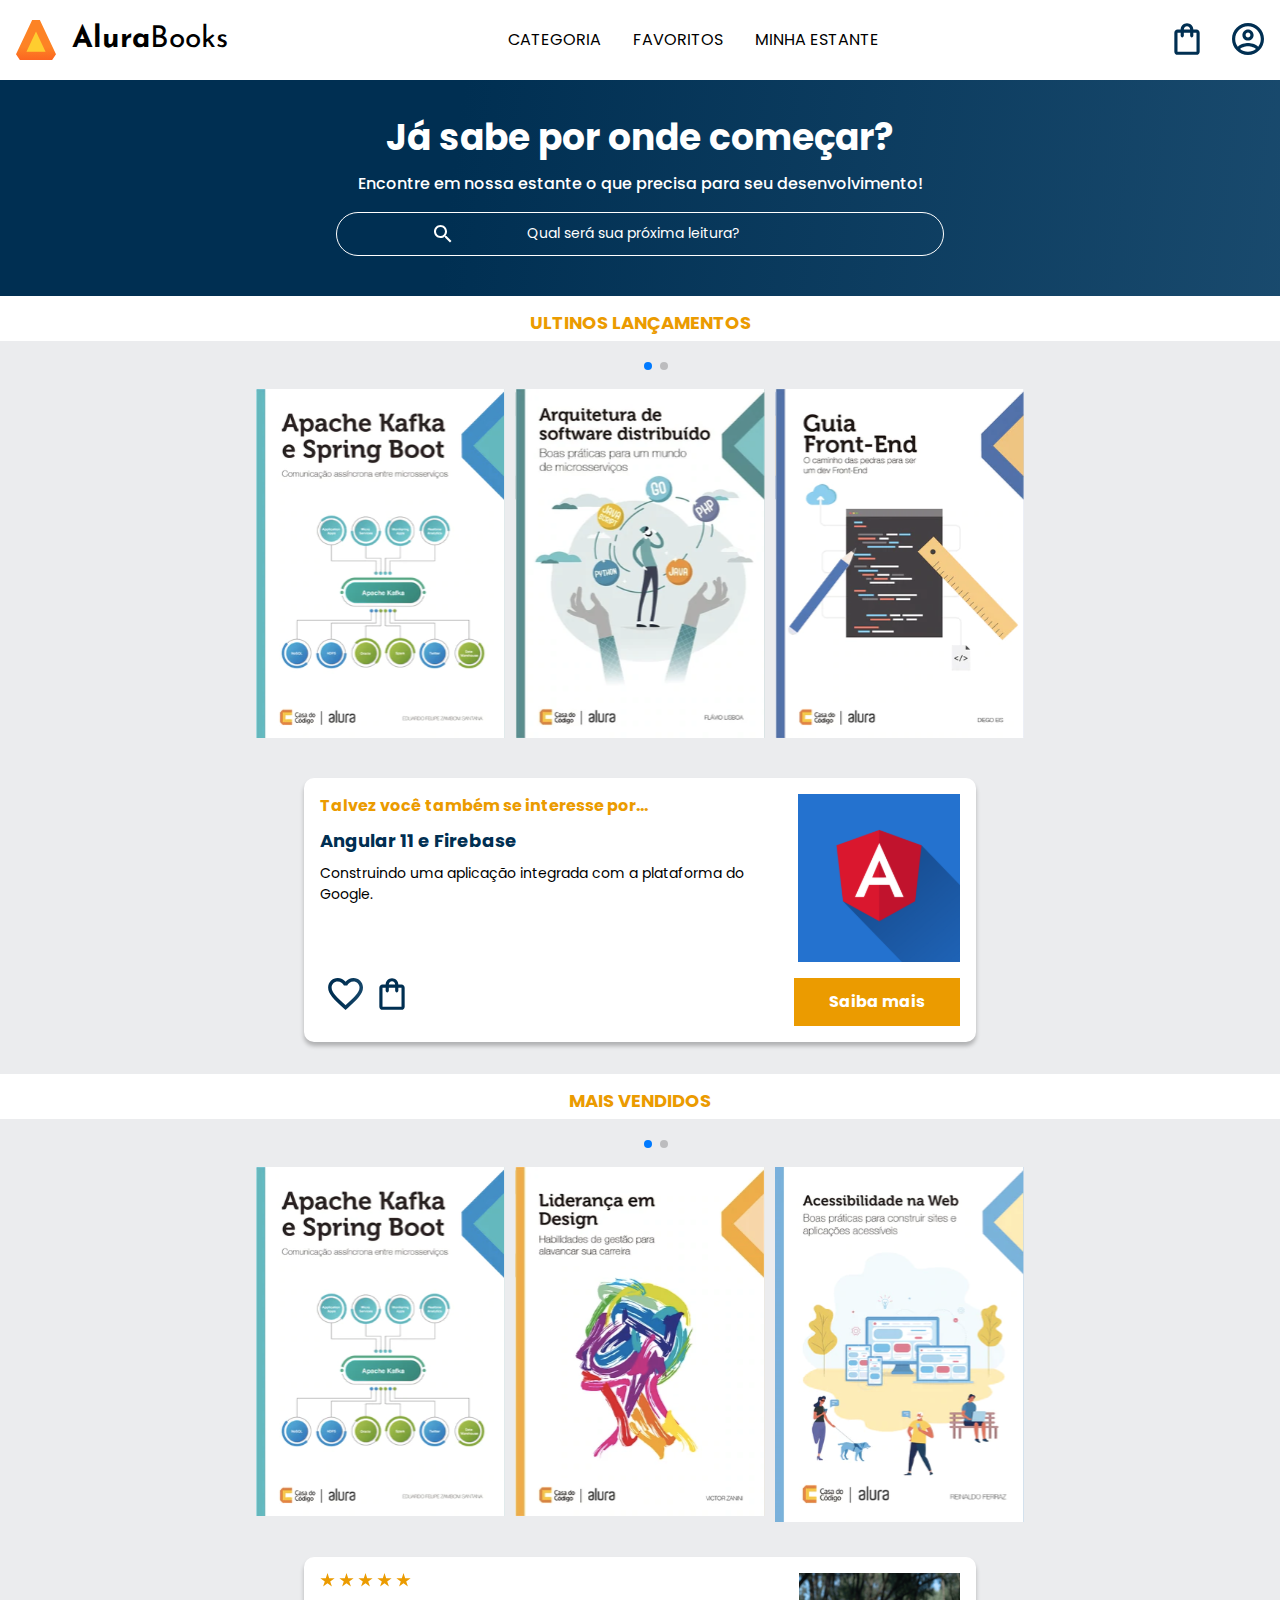
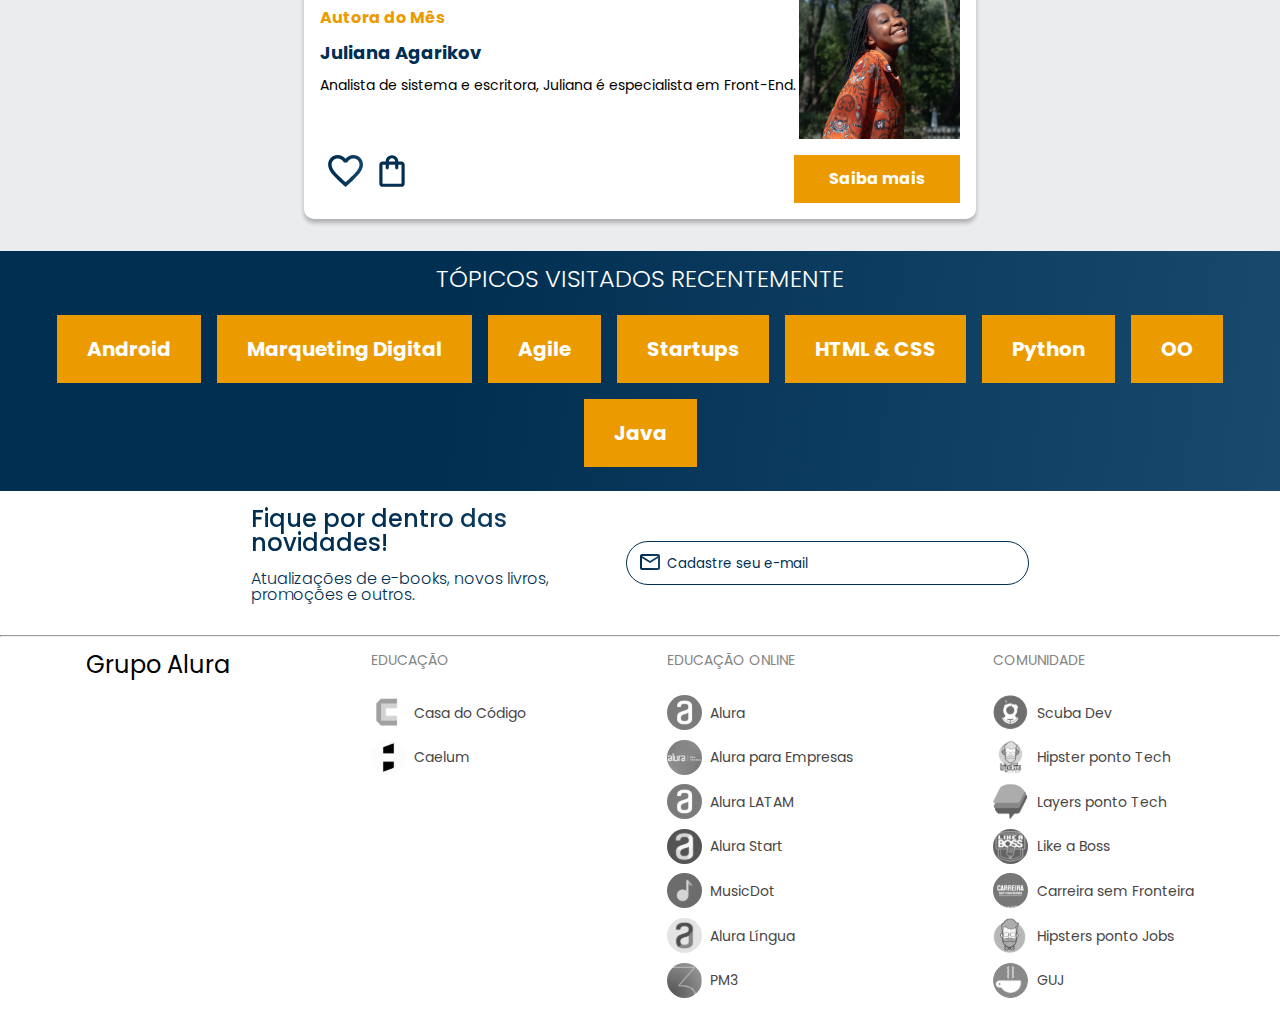
<file: index.html>
<!DOCTYPE html>
<html lang="pt-br">

<head>
    <meta charset="UTF-8">
    <meta http-equiv="X-UA-Compatible" content="IE=edge">
    <meta name="viewport" content="width=device-width, initial-scale=1.0">
    <title>Alura Book</title>
    <link rel="stylesheet" href="reset.css">
    <link rel="preconnect" href="https://fonts.googleapis.com">
    <link rel="preconnect" href="https://fonts.gstatic.com" crossorigin>
    <link
        href="https://fonts.googleapis.com/css2?family=Josefin+Sans:wght@300;400&family=Poppins:wght@300;400;500;700&display=swap"
        rel="stylesheet">
    <link rel="stylesheet" href="https://cdn.jsdelivr.net/npm/swiper@8/swiper-bundle.min.css" />
    <link rel="stylesheet" href="styles.css">

</head>

<body>
    <header class="cabecalho">
        <div class="container">
            <input type="checkbox" name="" id="menu" class="container__botao">
            <label for="menu" class="container__rotulo">
                <span class="cabecalho__menu-lateral container__imagem"></span>
            </label>
            <ul class="lista-menu">
                <li class="lista-menu__titulo">Categoria</li>
                <li class="lista-menu__item"><a href="#" class="lista-menu__link">Programação</a></li>
                <li class="lista-menu__item"><a href="#" class="lista-menu__link">Front-end</a></li>
                <li class="lista-menu__item"><a href="#" class="lista-menu__link">Infraestrutura</a></li>
                <li class="lista-menu__item"><a href="#" class="lista-menu__link">Business</a></li>
                <li class="lista-menu__item"><a href="#" class="lista-menu__link">Design & UX</a></li>
            </ul>
            <img src="img/Logo.svg" alt="Logo da Alurabooks" class="container__imagem">
            <h1 class="container__titulo"><b class="container__titulo--negrito">Alura</b>Books</h1>
        </div>
        <ul class="opcoes">
            <input type="checkbox" name="" id="opcoes__menu" class="opcoes__botao">
            <label for="opcoes__menu" class="opcoes__rotulo">
                <li class="opcoes__item">Categoria</li>
            </label>
            <ul class="lista-menu">
                <li class="lista-menu__item"><a href="#" class="lista-menu__link">Programação</a></li>
                <li class="lista-menu__item"><a href="#" class="lista-menu__link">Front-end</a></li>
                <li class="lista-menu__item"><a href="#" class="lista-menu__link">Infraestrutura</a></li>
                <li class="lista-menu__item"><a href="#" class="lista-menu__link">Business</a></li>
                <li class="lista-menu__item"><a href="#" class="lista-menu__link">Design & UX</a></li>
            </ul>
            <li class="opcoes__item"><a href="#" class="opcoes__link">Favoritos</a></li>
            <li class="opcoes__item"><a href="#" class="opcoes__link">Minha estante</a></li>
        </ul>

        <div class="container">
            <a href="#"><img src="img/Favoritos.svg" alt="Meu favoritos"
                    class="container__imagem container__imagem-mobile"></a>
            <a href="#" class="container__link">
                <img src="img/Compras.svg" alt="Carinho de compras" class="container__imagem">
                <p class="container__imagem-texto">Minha Sacola</p>
            </a>
            <a href="#" class="container__link">
                <img src="img/Usuario.svg" alt="Meu perfil" class="container__imagem">
                <p class="container__imagem-texto">Meu perfil</p>
            </a>
        </div>

    </header>

    <main>
        <section class="banner">
            <h2 class="banner__titulo">Já sabe por onde começar?</h2>
            <p class="banner__texto">Encontre em nossa estante o que precisa para seu desenvolvimento!</p>
            <input type="search" name="" id="" class="banner__pesquisa" placeholder="Qual será sua próxima leitura?">
        </section>
        <section class="carrossel">
            <h2 class="carrossel__titulo">Ultinos lançamentos</h2>
            <div class="carrossel__container">
                <!-- Slider main container -->
                <div class="swiper">
                    <!-- If we need pagination -->
                    <div class="swiper-pagination"></div>
                    <!-- Additional required wrapper -->
                    <div class="swiper-wrapper">
                        <!-- Slides -->
                        <div class="swiper-slide"><img src="img/ApacheKafka.svg"
                                alt="Livro sobre apache kafka e spring boot da alura books"></div>
                        <div class="swiper-slide"><img src="img/Arquitetura.svg"
                                alt="Livro spbre arquitetura de sistema da alura books"></div>
                        <div class="swiper-slide"><img src="img/Guia Front-end.svg"
                                alt="Livro guia para desenvolvedores Front-end da alura books"></div>
                        <div class="swiper-slide"><img src="img/Angular.svg"
                                alt="Livro guia para desenvolvedores Front-end da alura books"></div>
                        ...
                    </div>


                    <!-- If we need navigation buttons -->
                    <div class="swiper-button-prev"></div>
                    <div class="swiper-button-next"></div>

                </div>

                <div class="card">
                    <div class="card__descricao">
                        <div class="descricao">
                            <h3 class="descricao__titulo">Talvez você também se interesse por...</h3>
                            <h2 class="descricao__livro">Angular 11 e Firebase</h2>
                            <p class="descricao__texto">Construindo uma aplicação integrada com a plataforma do Google.
                            </p>
                        </div>
                        <img src="img/angular (2).svg" alt="Livro de Angular 11 e Firebase">
                    </div>
                    <div class="card__botoes">
                        <ul class="botoes">
                            <li class="botoes__item"><img src="img/Favoritos.svg" alt="Favoritar livro"></li>
                            <li class="botoes__item"><img src="img/Compras.svg" alt="Adicionar ao carrinho de compra">
                            </li>
                        </ul>
                        <a href="#" class="botoes__ancora">Saiba mais </a>
                    </div>
                </div>
            </div>
        </section>
        <section class="carrossel">
            <h2 class="carrossel__titulo">Mais vendidos</h2>
            <div class="carrossel__container">
                <!-- Slider main container -->
                <div class="swiper">
                    <!-- If we need pagination -->
                    <div class="swiper-pagination"></div>
                    <!-- Additional required wrapper -->
                    <div class="swiper-wrapper">
                        <!-- Slides -->
                        <div class="swiper-slide"><img src="img/ApacheKafka.svg"
                                alt="Livro sobre apache kafka e spring boot da alura books"></div>
                        <div class="swiper-slide"><img src="img/Liderança.svg" alt="Livro sobre liderança em Design">
                        </div>
                        <div class="swiper-slide"><img src="img/Acessibilidade.svg"
                                alt="Livro guia para acessabilidade">
                        </div>
                        <div class="swiper-slide"><img src="img/Angular.svg"
                                alt="Livro guia para desenvolvedores Front-end da alura books"></div>
                        ...
                    </div>


                    <!-- If we need navigation buttons -->
                    <div class="swiper-button-prev"></div>
                    <div class="swiper-button-next"></div>

                </div>

                <div class="card">
                    <div class="card__descricao">
                        <div class="descricao">
                            <img src="img/estrela.svg" alt="Estrela" class="descricao__image">
                            <img src="img/estrela.svg" alt="Estrela" class="descricao__image">
                            <img src="img/estrela.svg" alt="Estrela" class="descricao__image">
                            <img src="img/estrela.svg" alt="Estrela" class="descricao__image">
                            <img src="img/estrela.svg" alt="Estrela" class="descricao__image">
                            <h3 class="descricao__titulo">Autora do Mês</h3>
                            <h2 class="descricao__livro">Juliana Agarikov</h2>
                            <p class="descricao__texto">Analista de sistema e escritora, Juliana é especialista em
                                Front-End.</p>
                        </div>
                        <img src="img/escritora.png" alt="Fotografia da escritora Juliana">
                    </div>
                    <div class="card__botoes">
                        <ul class="botoes">
                            <li class="botoes__item"><img src="img/Favoritos.svg" alt="Favoritar livro"></li>
                            <li class="botoes__item"><img src="img/Compras.svg" alt="Adicionar ao carrinho de compra">
                            </li>
                        </ul>
                        <a href="#" class="botoes__ancora">Saiba mais </a>
                    </div>
                </div>
            </div>
        </section>
        <section class="topicos">
            <h2 class="topicos__titulo">Tópicos visitados recentemente</h2>
            <ul class="topicos__lista">
                <li class="topicos__item"><a href="#" class="topicos__link">Android</a></li>
                <li class="topicos__item"><a href="#" class="topicos__link">Marqueting Digital</a></li>
                <li class="topicos__item"><a href="#" class="topicos__link">Agile</a></li>
                <li class="topicos__item"><a href="#" class="topicos__link">Startups</a></li>
                <li class="topicos__item"><a href="#" class="topicos__link">HTML & CSS</a></li>
                <li class="topicos__item"><a href="#" class="topicos__link">Python</a></li>
                <li class="topicos__item"><a href="#" class="topicos__link">OO</a></li>
                <li class="topicos__item"><a href="#" class="topicos__link">Java</a></li>
            </ul>
        </section>
        <section class="captura">
            <div class="captura__contato">
                <h2 class="captura__titulo">Fique por dentro das novidades!</h2>
                <p class="captura__descricao">Atualizações de e-books, novos livros, promoções e outros.</p>
            </div>

            <input type="email" name="email" id="email" class="captura__form" placeholder="Cadastre seu e-mail">

        </section>
    </main>

    <hr />

    <footer class="rodape">
        <h2 class="rodape__titulo">Grupo Alura</h2>
        <ul class="lista-rodape">
            <li class="lista-rodape__titulo">Educação</li>
            <li class="lista-rodape__item">
                <img src="img/CasaDoCodigo.svg" alt="Logo da casa do código">
                <a href="#" class="lista-rodape__link">Casa do Código</a>
            </li>
            <li class="lista-rodape__item">
                <img src="img/Caelum.svg" alt="Logo Caelum">
                <a href="#" class="lista-rodape__link">Caelum</a>
            </li>
        </ul>
        <ul class="lista-rodape">
            <li class="lista-rodape__titulo">Educação Online</li>
            <li class="lista-rodape__item">
                <img src="img/Alura.svg" alt="Logo Alura">
                <a href="#" class="lista-rodape__link">Alura</a>
            </li>
            <li class="lista-rodape__item">
                <img src="img/AluraEmpresas.svg" alt="Logo Alura para empresas">
                <a href="#" class="lista-rodape__link">Alura para Empresas</a>
            </li>
            <li class="lista-rodape__item">
                <img src="img/AluraLATAM.svg" alt="Logo Alura Latam">
                <a href="#" class="lista-rodape__link">Alura LATAM</a>
            </li>
            <li class="lista-rodape__item">
                <img src="img/AluraStart.svg" alt="Logo Start">
                <a href="#" class="lista-rodape__link">Alura Start</a>
            </li>
            <li class="lista-rodape__item">
                <img src="img/MusicDot.svg" alt="Logo MusicDot">
                <a href="#" class="lista-rodape__link">MusicDot</a>
            </li>
            <li class="lista-rodape__item">
                <img src="img/AluraLingua.svg" alt="Logo Alura Lingua">
                <a href="#" class="lista-rodape__link">Alura Língua</a>
            </li>
            <li class="lista-rodape__item">
                <img src="img/PM3.svg" alt="Logo Alura PM3">
                <a href="#" class="lista-rodape__link">PM3</a>
            </li>
        </ul>
        <ul class="lista-rodape">
            <li class="lista-rodape__titulo">Comunidade</li>
            <li class="lista-rodape__item">
                <img src="img/ScubaDev.svg" alt="Logo ScubaDev">
                <a href="#" class="lista-rodape__link">Scuba Dev</a>
            </li>
            <li class="lista-rodape__item">
                <img src="img/HipstersTech.svg" alt="Logo Hipster ponto Tech">
                <a href="#" class="lista-rodape__link">Hipster ponto Tech</a>
            </li>
            <li class="lista-rodape__item">
                <img src="img/LayersTech.svg" alt="Logo Layers ponto Tech">
                <a href="#" class="lista-rodape__link">Layers ponto Tech</a>
            </li>
            <li class="lista-rodape__item">
                <img src="img/LikeABoss.svg" alt="Logo Like a Boss">
                <a href="#" class="lista-rodape__link">Like a Boss</a>
            </li>
            <li class="lista-rodape__item">
                <img src="img/CarreiraSemFronteira.svg" alt="Logo Carreira sem Fronteira">
                <a href="#" class="lista-rodape__link">Carreira sem Fronteira</a>
            </li>
            <li class="lista-rodape__item">
                <img src="img/HipstersJobs.svg" alt="Logo Hipsters ponto Jobs">
                <a href="#" class="lista-rodape__link">Hipsters ponto Jobs</a>
            </li>
            <li class="lista-rodape__item">
                <img src="img/GUJ.svg" alt="Logo GUJ">
                <a href="#" class="lista-rodape__link">GUJ</a>
            </li>
        </ul>
    </footer>

    <script src="https://cdn.jsdelivr.net/npm/swiper@8/swiper-bundle.min.js"></script>
    <script src="js/index.js"></script>
</body>

</html>
</file>
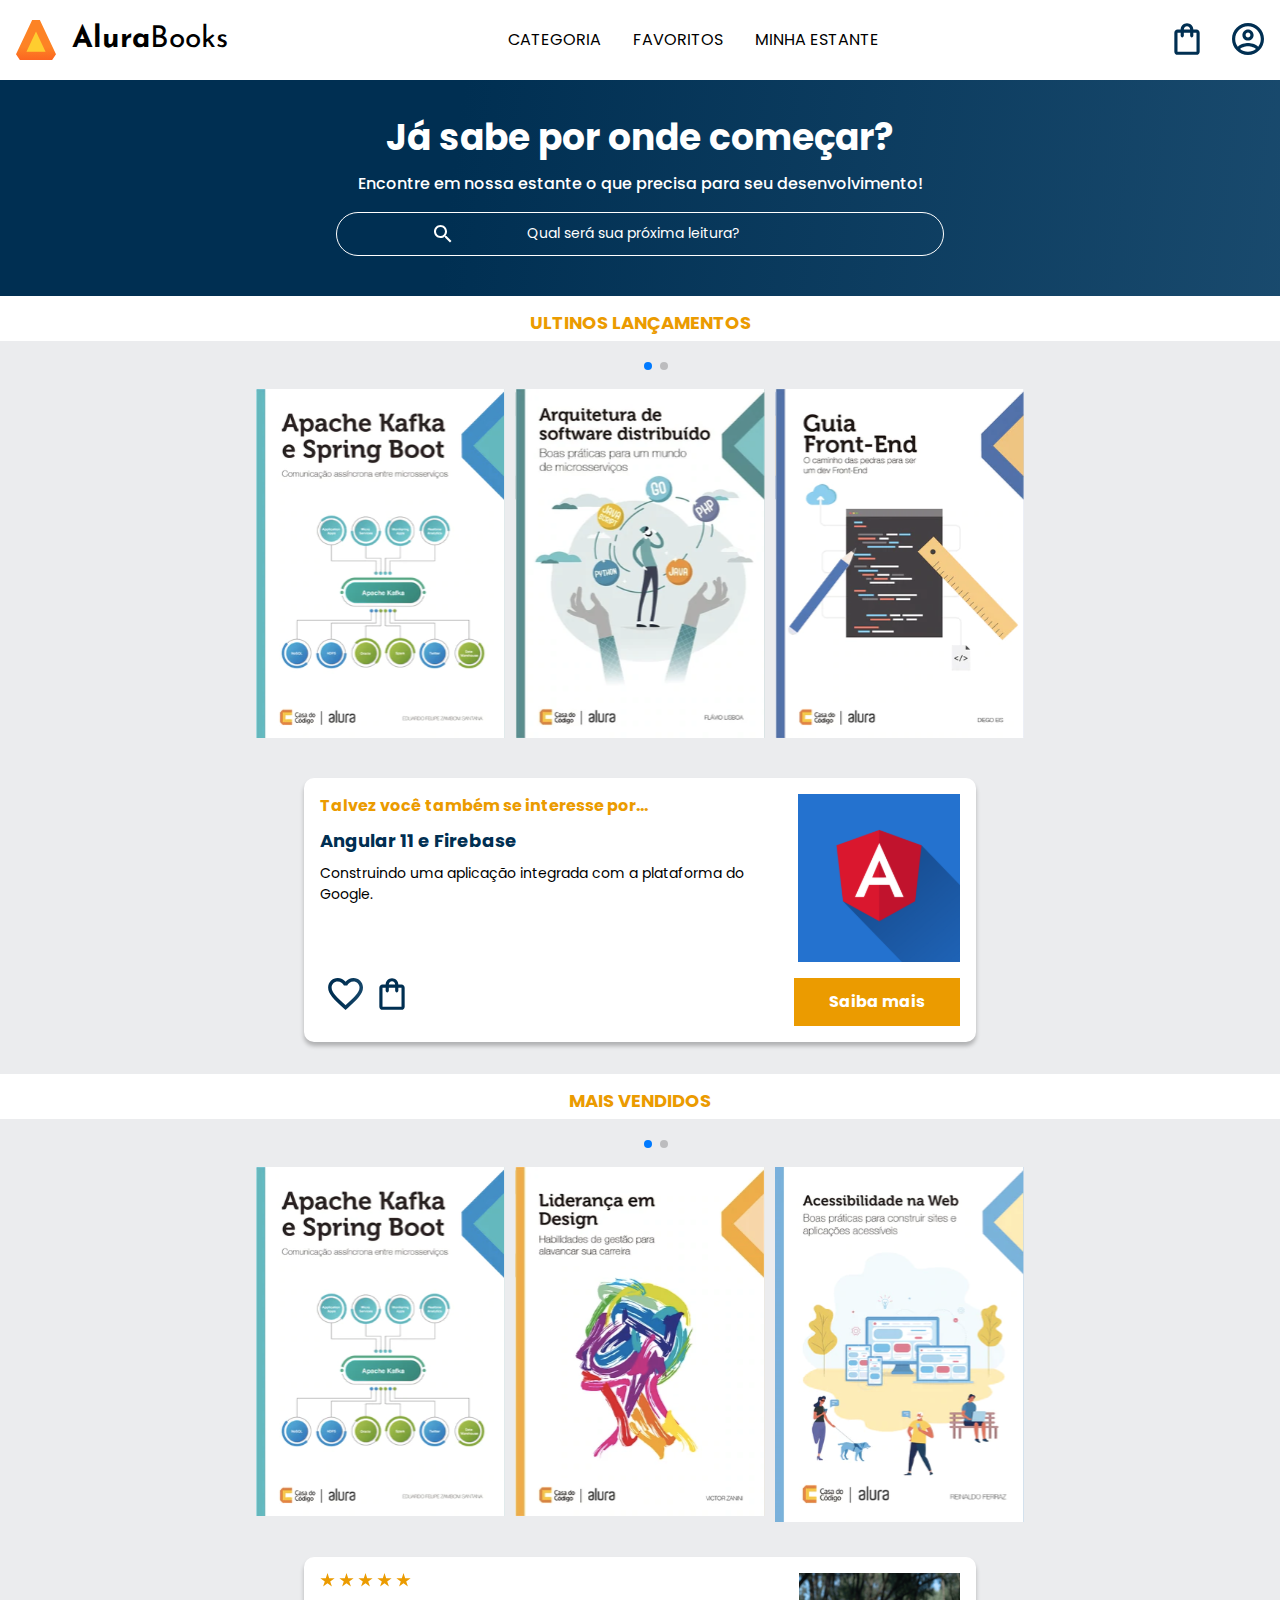
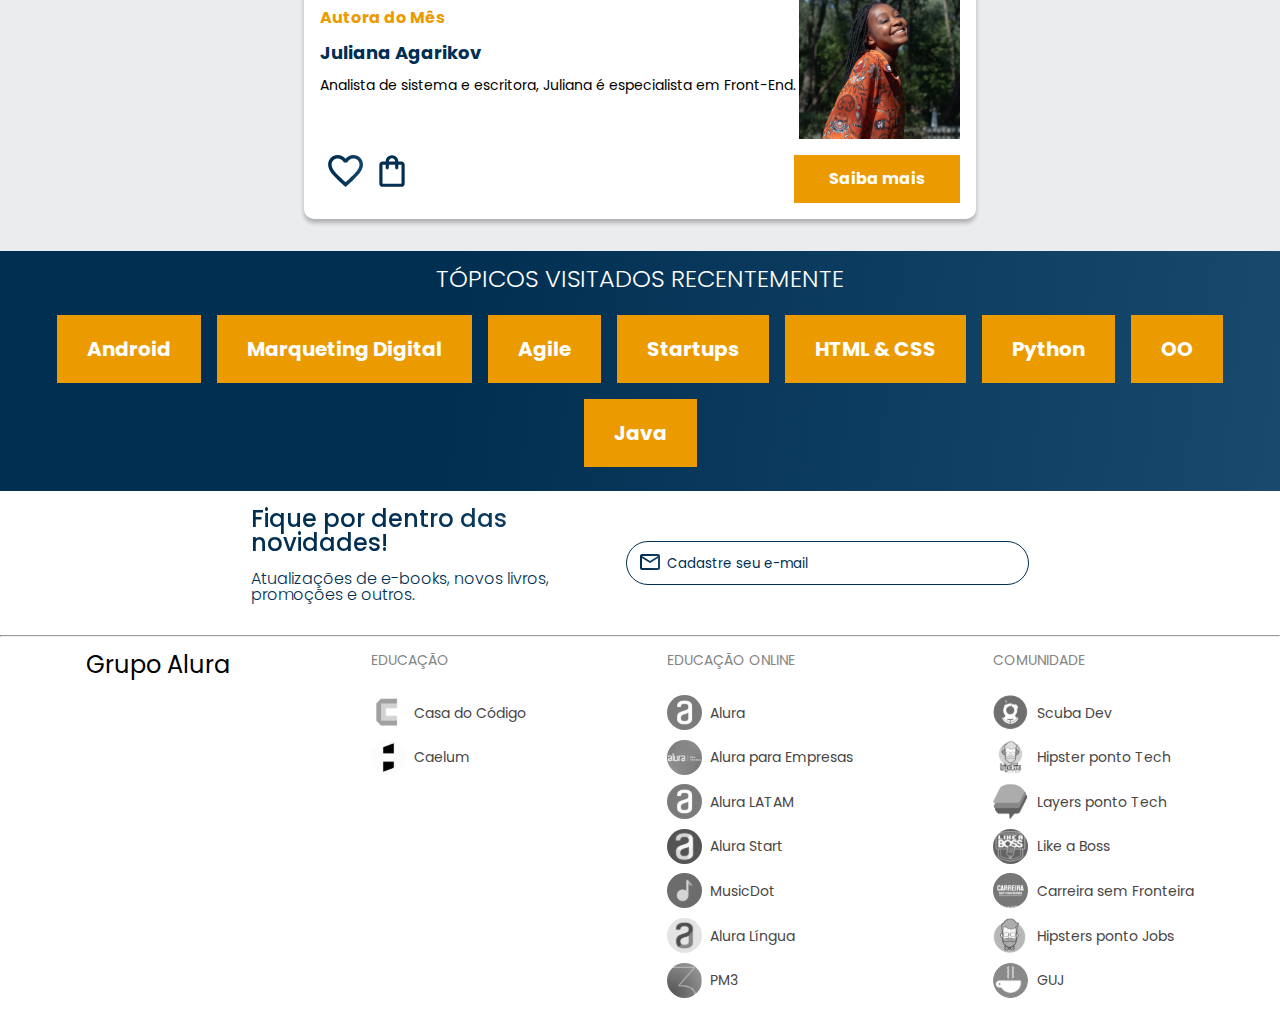
<file: assets/index.html>
<!DOCTYPE html>
<html lang="pt-br">

<head>
    <meta charset="UTF-8">
    <meta http-equiv="X-UA-Compatible" content="IE=edge">
    <meta name="viewport" content="width=device-width, initial-scale=1.0">
    <title>Alura Book</title>
    <link rel="stylesheet" href="reset.css">
    <link rel="preconnect" href="https://fonts.googleapis.com">
    <link rel="preconnect" href="https://fonts.gstatic.com" crossorigin>
    <link
        href="https://fonts.googleapis.com/css2?family=Josefin+Sans:wght@300;400&family=Poppins:wght@300;400;500;700&display=swap"
        rel="stylesheet">
    <link rel="stylesheet" href="https://cdn.jsdelivr.net/npm/swiper@8/swiper-bundle.min.css" />
    <link rel="stylesheet" href="styles.css">

</head>

<body>
    <header class="cabecalho">
        <div class="container">
            <input type="checkbox" name="" id="menu" class="container__botao">
            <label for="menu" class="container__rotulo">
                <span class="cabecalho__menu-lateral container__imagem"></span>
            </label>
            <ul class="lista-menu">
                <li class="lista-menu__titulo">Categoria</li>
                <li class="lista-menu__item"><a href="#" class="lista-menu__link">Programação</a></li>
                <li class="lista-menu__item"><a href="#" class="lista-menu__link">Front-end</a></li>
                <li class="lista-menu__item"><a href="#" class="lista-menu__link">Infraestrutura</a></li>
                <li class="lista-menu__item"><a href="#" class="lista-menu__link">Business</a></li>
                <li class="lista-menu__item"><a href="#" class="lista-menu__link">Design & UX</a></li>
            </ul>
            <img src="img/Logo.svg" alt="Logo da Alurabooks" class="container__imagem">
            <h1 class="container__titulo"><b class="container__titulo--negrito">Alura</b>Books</h1>
        </div>
        <ul class="opcoes">
            <input type="checkbox" name="" id="opcoes__menu" class="opcoes__botao">
            <label for="opcoes__menu" class="opcoes__rotulo">
                <li class="opcoes__item">Categoria</li>
            </label>
            <ul class="lista-menu">
                <li class="lista-menu__item"><a href="#" class="lista-menu__link">Programação</a></li>
                <li class="lista-menu__item"><a href="#" class="lista-menu__link">Front-end</a></li>
                <li class="lista-menu__item"><a href="#" class="lista-menu__link">Infraestrutura</a></li>
                <li class="lista-menu__item"><a href="#" class="lista-menu__link">Business</a></li>
                <li class="lista-menu__item"><a href="#" class="lista-menu__link">Design & UX</a></li>
            </ul>
            <li class="opcoes__item"><a href="#" class="opcoes__link">Favoritos</a></li>
            <li class="opcoes__item"><a href="#" class="opcoes__link">Minha estante</a></li>
        </ul>

        <div class="container">
            <a href="#"><img src="img/Favoritos.svg" alt="Meu favoritos"
                    class="container__imagem container__imagem-mobile"></a>
            <a href="#" class="container__link">
                <img src="img/Compras.svg" alt="Carinho de compras" class="container__imagem">
                <p class="container__imagem-texto">Minha Sacola</p>
            </a>
            <a href="#" class="container__link">
                <img src="img/Usuario.svg" alt="Meu perfil" class="container__imagem">
                <p class="container__imagem-texto">Meu perfil</p>
            </a>
        </div>

    </header>

    <main>
        <section class="banner">
            <h2 class="banner__titulo">Já sabe por onde começar?</h2>
            <p class="banner__texto">Encontre em nossa estante o que precisa para seu desenvolvimento!</p>
            <input type="search" name="" id="" class="banner__pesquisa" placeholder="Qual será sua próxima leitura?">
        </section>
        <section class="carrossel">
            <h2 class="carrossel__titulo">Ultinos lançamentos</h2>
            <div class="carrossel__container">
                <!-- Slider main container -->
                <div class="swiper">
                    <!-- If we need pagination -->
                    <div class="swiper-pagination"></div>
                    <!-- Additional required wrapper -->
                    <div class="swiper-wrapper">
                        <!-- Slides -->
                        <div class="swiper-slide"><img src="img/ApacheKafka.svg"
                                alt="Livro sobre apache kafka e spring boot da alura books"></div>
                        <div class="swiper-slide"><img src="img/Arquitetura.svg"
                                alt="Livro spbre arquitetura de sistema da alura books"></div>
                        <div class="swiper-slide"><img src="img/Guia Front-end.svg"
                                alt="Livro guia para desenvolvedores Front-end da alura books"></div>
                        <div class="swiper-slide"><img src="img/Angular.svg"
                                alt="Livro guia para desenvolvedores Front-end da alura books"></div>
                        ...
                    </div>


                    <!-- If we need navigation buttons -->
                    <div class="swiper-button-prev"></div>
                    <div class="swiper-button-next"></div>

                </div>

                <div class="card">
                    <div class="card__descricao">
                        <div class="descricao">
                            <h3 class="descricao__titulo">Talvez você também se interesse por...</h3>
                            <h2 class="descricao__livro">Angular 11 e Firebase</h2>
                            <p class="descricao__texto">Construindo uma aplicação integrada com a plataforma do Google.
                            </p>
                        </div>
                        <img src="img/angular (2).svg" alt="Livro de Angular 11 e Firebase">
                    </div>
                    <div class="card__botoes">
                        <ul class="botoes">
                            <li class="botoes__item"><img src="img/Favoritos.svg" alt="Favoritar livro"></li>
                            <li class="botoes__item"><img src="img/Compras.svg" alt="Adicionar ao carrinho de compra">
                            </li>
                        </ul>
                        <a href="#" class="botoes__ancora">Saiba mais </a>
                    </div>
                </div>
            </div>
        </section>
        <section class="carrossel">
            <h2 class="carrossel__titulo">Mais vendidos</h2>
            <div class="carrossel__container">
                <!-- Slider main container -->
                <div class="swiper">
                    <!-- If we need pagination -->
                    <div class="swiper-pagination"></div>
                    <!-- Additional required wrapper -->
                    <div class="swiper-wrapper">
                        <!-- Slides -->
                        <div class="swiper-slide"><img src="img/ApacheKafka.svg"
                                alt="Livro sobre apache kafka e spring boot da alura books"></div>
                        <div class="swiper-slide"><img src="img/Liderança.svg" alt="Livro sobre liderança em Design">
                        </div>
                        <div class="swiper-slide"><img src="img/Acessibilidade.svg"
                                alt="Livro guia para acessabilidade">
                        </div>
                        <div class="swiper-slide"><img src="img/Angular.svg"
                                alt="Livro guia para desenvolvedores Front-end da alura books"></div>
                        ...
                    </div>


                    <!-- If we need navigation buttons -->
                    <div class="swiper-button-prev"></div>
                    <div class="swiper-button-next"></div>

                </div>

                <div class="card">
                    <div class="card__descricao">
                        <div class="descricao">
                            <img src="img/estrela.svg" alt="Estrela" class="descricao__image">
                            <img src="img/estrela.svg" alt="Estrela" class="descricao__image">
                            <img src="img/estrela.svg" alt="Estrela" class="descricao__image">
                            <img src="img/estrela.svg" alt="Estrela" class="descricao__image">
                            <img src="img/estrela.svg" alt="Estrela" class="descricao__image">
                            <h3 class="descricao__titulo">Autora do Mês</h3>
                            <h2 class="descricao__livro">Juliana Agarikov</h2>
                            <p class="descricao__texto">Analista de sistema e escritora, Juliana é especialista em
                                Front-End.</p>
                        </div>
                        <img src="img/escritora.png" alt="Fotografia da escritora Juliana">
                    </div>
                    <div class="card__botoes">
                        <ul class="botoes">
                            <li class="botoes__item"><img src="img/Favoritos.svg" alt="Favoritar livro"></li>
                            <li class="botoes__item"><img src="img/Compras.svg" alt="Adicionar ao carrinho de compra">
                            </li>
                        </ul>
                        <a href="#" class="botoes__ancora">Saiba mais </a>
                    </div>
                </div>
            </div>
        </section>
        <section class="topicos">
            <h2 class="topicos__titulo">Tópicos visitados recentemente</h2>
            <ul class="topicos__lista">
                <li class="topicos__item"><a href="#" class="topicos__link">Android</a></li>
                <li class="topicos__item"><a href="#" class="topicos__link">Marqueting Digital</a></li>
                <li class="topicos__item"><a href="#" class="topicos__link">Agile</a></li>
                <li class="topicos__item"><a href="#" class="topicos__link">Startups</a></li>
                <li class="topicos__item"><a href="#" class="topicos__link">HTML & CSS</a></li>
                <li class="topicos__item"><a href="#" class="topicos__link">Python</a></li>
                <li class="topicos__item"><a href="#" class="topicos__link">OO</a></li>
                <li class="topicos__item"><a href="#" class="topicos__link">Java</a></li>
            </ul>
        </section>
        <section class="captura">
            <div class="captura__contato">
                <h2 class="captura__titulo">Fique por dentro das novidades!</h2>
                <p class="captura__descricao">Atualizações de e-books, novos livros, promoções e outros.</p>
            </div>

            <input type="email" name="email" id="email" class="captura__form" placeholder="Cadastre seu e-mail">

        </section>
    </main>

    <hr />

    <footer class="rodape">
        <h2 class="rodape__titulo">Grupo Alura</h2>
        <ul class="lista-rodape">
            <li class="lista-rodape__titulo">Educação</li>
            <li class="lista-rodape__item">
                <img src="img/CasaDoCodigo.svg" alt="Logo da casa do código">
                <a href="#" class="lista-rodape__link">Casa do Código</a>
            </li>
            <li class="lista-rodape__item">
                <img src="img/Caelum.svg" alt="Logo Caelum">
                <a href="#" class="lista-rodape__link">Caelum</a>
            </li>
        </ul>
        <ul class="lista-rodape">
            <li class="lista-rodape__titulo">Educação Online</li>
            <li class="lista-rodape__item">
                <img src="img/Alura.svg" alt="Logo Alura">
                <a href="#" class="lista-rodape__link">Alura</a>
            </li>
            <li class="lista-rodape__item">
                <img src="img/AluraEmpresas.svg" alt="Logo Alura para empresas">
                <a href="#" class="lista-rodape__link">Alura para Empresas</a>
            </li>
            <li class="lista-rodape__item">
                <img src="img/AluraLATAM.svg" alt="Logo Alura Latam">
                <a href="#" class="lista-rodape__link">Alura LATAM</a>
            </li>
            <li class="lista-rodape__item">
                <img src="img/AluraStart.svg" alt="Logo Start">
                <a href="#" class="lista-rodape__link">Alura Start</a>
            </li>
            <li class="lista-rodape__item">
                <img src="img/MusicDot.svg" alt="Logo MusicDot">
                <a href="#" class="lista-rodape__link">MusicDot</a>
            </li>
            <li class="lista-rodape__item">
                <img src="img/AluraLingua.svg" alt="Logo Alura Lingua">
                <a href="#" class="lista-rodape__link">Alura Língua</a>
            </li>
            <li class="lista-rodape__item">
                <img src="img/PM3.svg" alt="Logo Alura PM3">
                <a href="#" class="lista-rodape__link">PM3</a>
            </li>
        </ul>
        <ul class="lista-rodape">
            <li class="lista-rodape__titulo">Comunidade</li>
            <li class="lista-rodape__item">
                <img src="img/ScubaDev.svg" alt="Logo ScubaDev">
                <a href="#" class="lista-rodape__link">Scuba Dev</a>
            </li>
            <li class="lista-rodape__item">
                <img src="img/HipstersTech.svg" alt="Logo Hipster ponto Tech">
                <a href="#" class="lista-rodape__link">Hipster ponto Tech</a>
            </li>
            <li class="lista-rodape__item">
                <img src="img/LayersTech.svg" alt="Logo Layers ponto Tech">
                <a href="#" class="lista-rodape__link">Layers ponto Tech</a>
            </li>
            <li class="lista-rodape__item">
                <img src="img/LikeABoss.svg" alt="Logo Like a Boss">
                <a href="#" class="lista-rodape__link">Like a Boss</a>
            </li>
            <li class="lista-rodape__item">
                <img src="img/CarreiraSemFronteira.svg" alt="Logo Carreira sem Fronteira">
                <a href="#" class="lista-rodape__link">Carreira sem Fronteira</a>
            </li>
            <li class="lista-rodape__item">
                <img src="img/HipstersJobs.svg" alt="Logo Hipsters ponto Jobs">
                <a href="#" class="lista-rodape__link">Hipsters ponto Jobs</a>
            </li>
            <li class="lista-rodape__item">
                <img src="img/GUJ.svg" alt="Logo GUJ">
                <a href="#" class="lista-rodape__link">GUJ</a>
            </li>
        </ul>
    </footer>

    <script src="https://cdn.jsdelivr.net/npm/swiper@8/swiper-bundle.min.js"></script>
    <script src="js/index.js"></script>
</body>

</html>
</file>
<file: styles.css>
@import url("styles/header.css");
@import url("styles/banner.css");
@import url("styles/carrossel.css");
@import url("styles/topicos.css");
@import url("styles/captura.css");
@import url("styles/rodape.css");

:root {
    --cor-de-fundo: #ebecee;
    --branco: #ffffff;
    --laranja: #EB9B00;
    --azul: #002F52;
    --azul-gradient: linear-gradient(97.54deg, #002F52 35.49%, #326589 165.37%);
    --fonte-principal: "Poppins";
    --fonte-secundaria: "Josefin Sans";
    --preto: #000000;
    --cinza: #858585;
    --cinza-escuro: #474646;

}

body {
    background-color: var(--cor-de-fundo);
    font-family: var(--fonte-principal);
    font-size: 16px;
    font-weight: 400;
}
</file>
<file: assets/styles.css>
@import url(../assets/styles/header.css);
@import url(../assets/styles/banner.css);
@import url(../assets/styles/carrossel.css);
@import url(../assets/styles/topicos.css);
@import url(../assets/styles/captura.css);
@import url(../assets/styles/rodape.css);

:root {
    --cor-de-fundo: #ebecee;
    --branco: #ffffff;
    --laranja: #EB9B00;
    --azul: #002F52;
    --azul-gradient: linear-gradient(97.54deg, #002F52 35.49%, #326589 165.37%);
    --fonte-principal: "Poppins";
    --fonte-secundaria: "Josefin Sans";
    --preto: #000000;
    --cinza: #858585;
    --cinza-escuro: #474646;

}

body {
    background-color: var(--cor-de-fundo);
    font-family: var(--fonte-principal);
    font-size: 16px;
    font-weight: 400;
}
</file>
